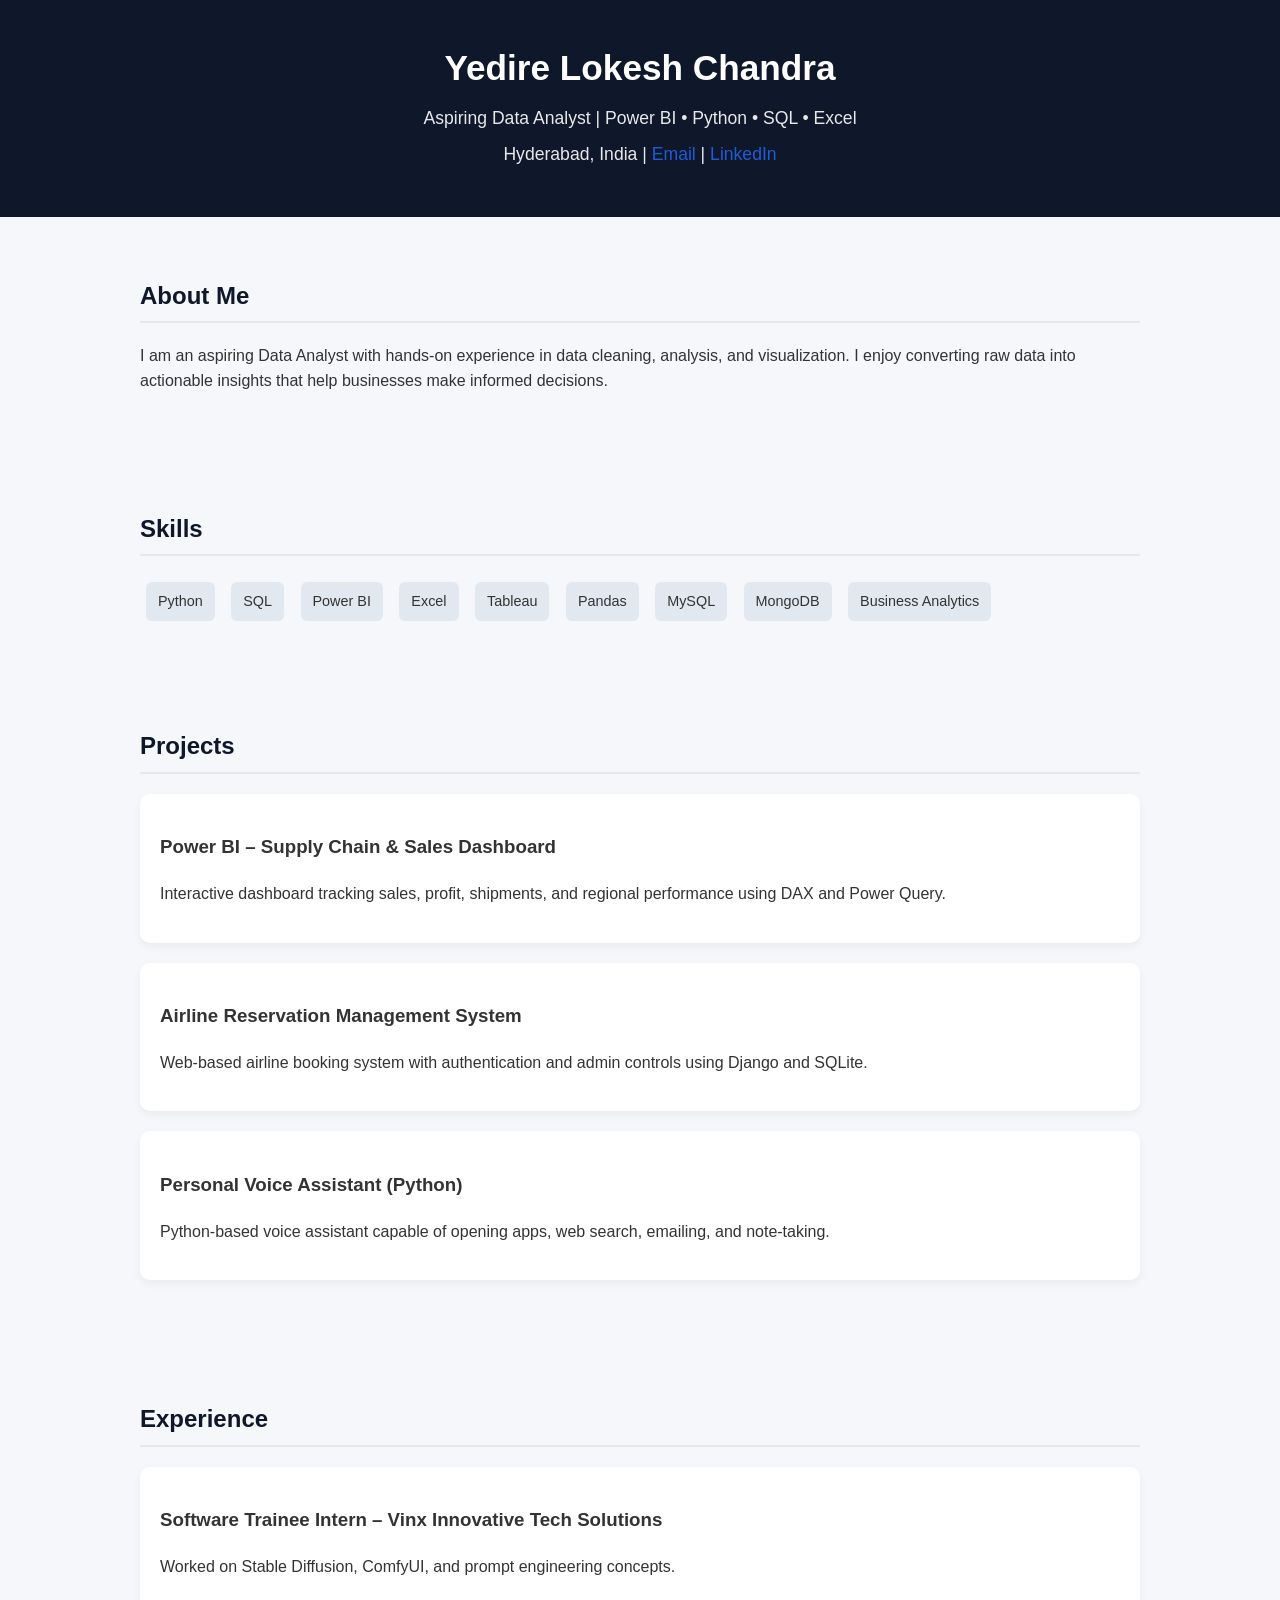
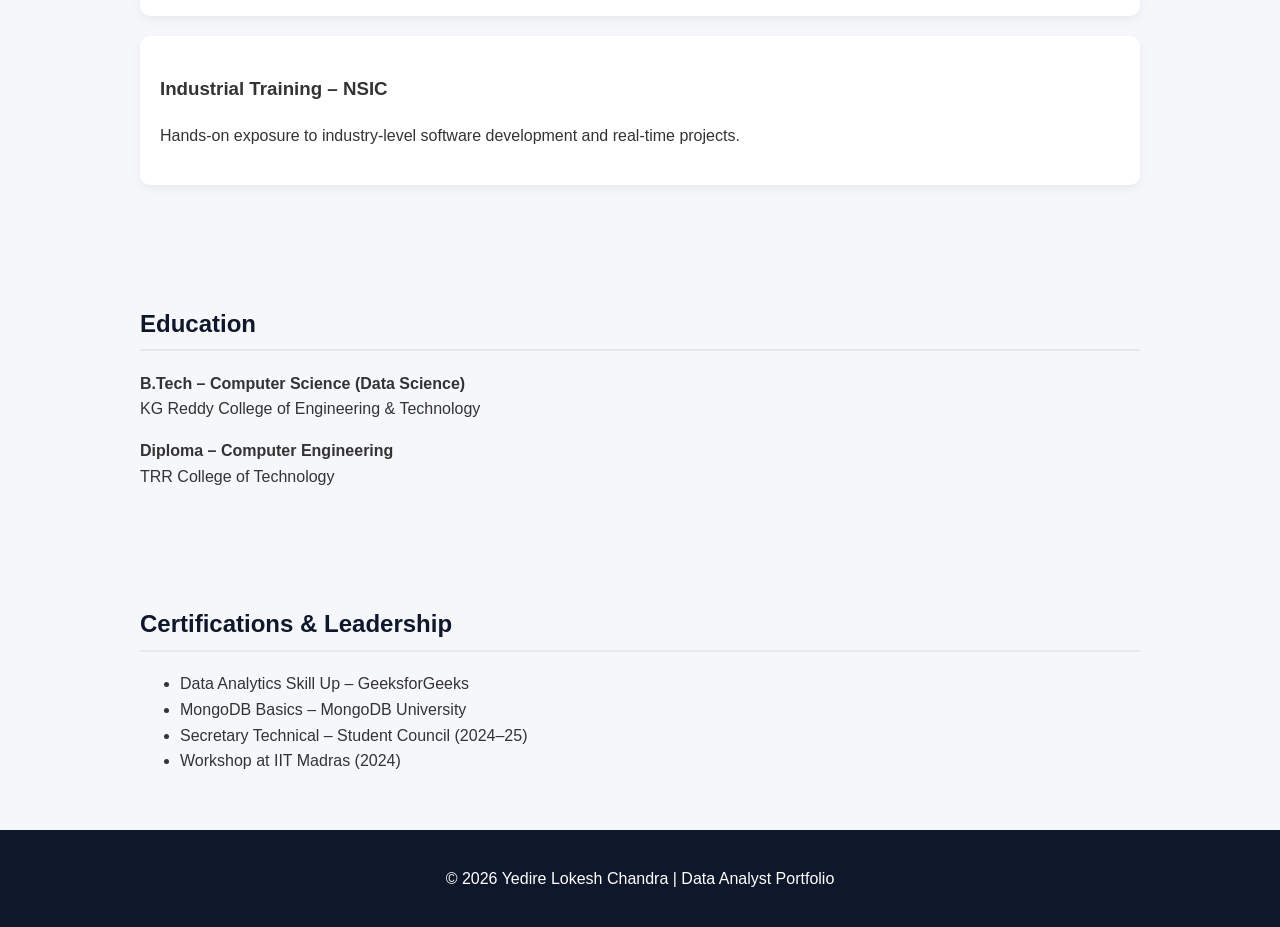
<file: index.html.html>
<!DOCTYPE html>
<html lang="en">
<head>
  <meta charset="UTF-8" />
  <meta name="viewport" content="width=device-width, initial-scale=1.0" />
  <title>Lokesh Chandra | Data Analyst Portfolio</title>
  <style>
    body {
      font-family: Arial, Helvetica, sans-serif;
      margin: 0;
      background: #f5f7fa;
      color: #333;
      line-height: 1.6;
    }
    header {
      background: #0f172a;
      color: #fff;
      padding: 40px 20px;
      text-align: center;
    }
    header h1 {
      margin: 0;
      font-size: 2.2rem;
    }
    header p {
      margin: 8px 0;
      font-size: 1.1rem;
      opacity: 0.9;
    }
    section {
      max-width: 1000px;
      margin: auto;
      padding: 40px 20px;
    }
    h2 {
      color: #0f172a;
      border-bottom: 2px solid #e5e7eb;
      padding-bottom: 6px;
    }
    .skills span {
      display: inline-block;
      background: #e2e8f0;
      padding: 8px 12px;
      margin: 6px;
      border-radius: 6px;
      font-size: 0.9rem;
    }
    .card {
      background: #fff;
      padding: 20px;
      margin: 20px 0;
      border-radius: 10px;
      box-shadow: 0 4px 10px rgba(0,0,0,0.05);
    }
    footer {
      text-align: center;
      padding: 20px;
      background: #0f172a;
      color: #fff;
    }
    a {
      color: #2563eb;
      text-decoration: none;
    }
    a:hover {
      text-decoration: underline;
    }
  </style>
</head>
<body>

<header>
  <h1>Yedire Lokesh Chandra</h1>
  <p>Aspiring Data Analyst | Power BI • Python • SQL • Excel</p>
  <p>
    Hyderabad, India | 
    <a href="mailto:yedire.lokeshchandra6@gmail.com">Email</a> | 
    <a href="https://www.linkedin.com/in/lokesh-chandra-yedire-70b862274/" target="_blank">LinkedIn</a>
  </p>
</header>

<section>
  <h2>About Me</h2>
  <p>
    I am an aspiring Data Analyst with hands-on experience in data cleaning, analysis, and visualization.
    I enjoy converting raw data into actionable insights that help businesses make informed decisions.
  </p>
</section>

<section>
  <h2>Skills</h2>
  <div class="skills">
    <span>Python</span>
    <span>SQL</span>
    <span>Power BI</span>
    <span>Excel</span>
    <span>Tableau</span>
    <span>Pandas</span>
    <span>MySQL</span>
    <span>MongoDB</span>
    <span>Business Analytics</span>
  </div>
</section>

<section>
  <h2>Projects</h2>

  <div class="card">
    <h3>Power BI – Supply Chain & Sales Dashboard</h3>
    <p>
      Interactive dashboard tracking sales, profit, shipments, and regional performance using DAX and Power Query.
    </p>
  </div>

  <div class="card">
    <h3>Airline Reservation Management System</h3>
    <p>
      Web-based airline booking system with authentication and admin controls using Django and SQLite.
    </p>
  </div>

  <div class="card">
    <h3>Personal Voice Assistant (Python)</h3>
    <p>
      Python-based voice assistant capable of opening apps, web search, emailing, and note-taking.
    </p>
  </div>
</section>

<section>
  <h2>Experience</h2>

  <div class="card">
    <h3>Software Trainee Intern – Vinx Innovative Tech Solutions</h3>
    <p>Worked on Stable Diffusion, ComfyUI, and prompt engineering concepts.</p>
  </div>

  <div class="card">
    <h3>Industrial Training – NSIC</h3>
    <p>Hands-on exposure to industry-level software development and real-time projects.</p>
  </div>
</section>

<section>
  <h2>Education</h2>
  <p><strong>B.Tech – Computer Science (Data Science)</strong><br>KG Reddy College of Engineering & Technology</p>
  <p><strong>Diploma – Computer Engineering</strong><br>TRR College of Technology</p>
</section>

<section>
  <h2>Certifications & Leadership</h2>
  <ul>
    <li>Data Analytics Skill Up – GeeksforGeeks</li>
    <li>MongoDB Basics – MongoDB University</li>
    <li>Secretary Technical – Student Council (2024–25)</li>
    <li>Workshop at IIT Madras (2024)</li>
  </ul>
</section>

<footer>
  <p>© 2026 Yedire Lokesh Chandra | Data Analyst Portfolio</p>
</footer>

</body>
</html>
</file>
